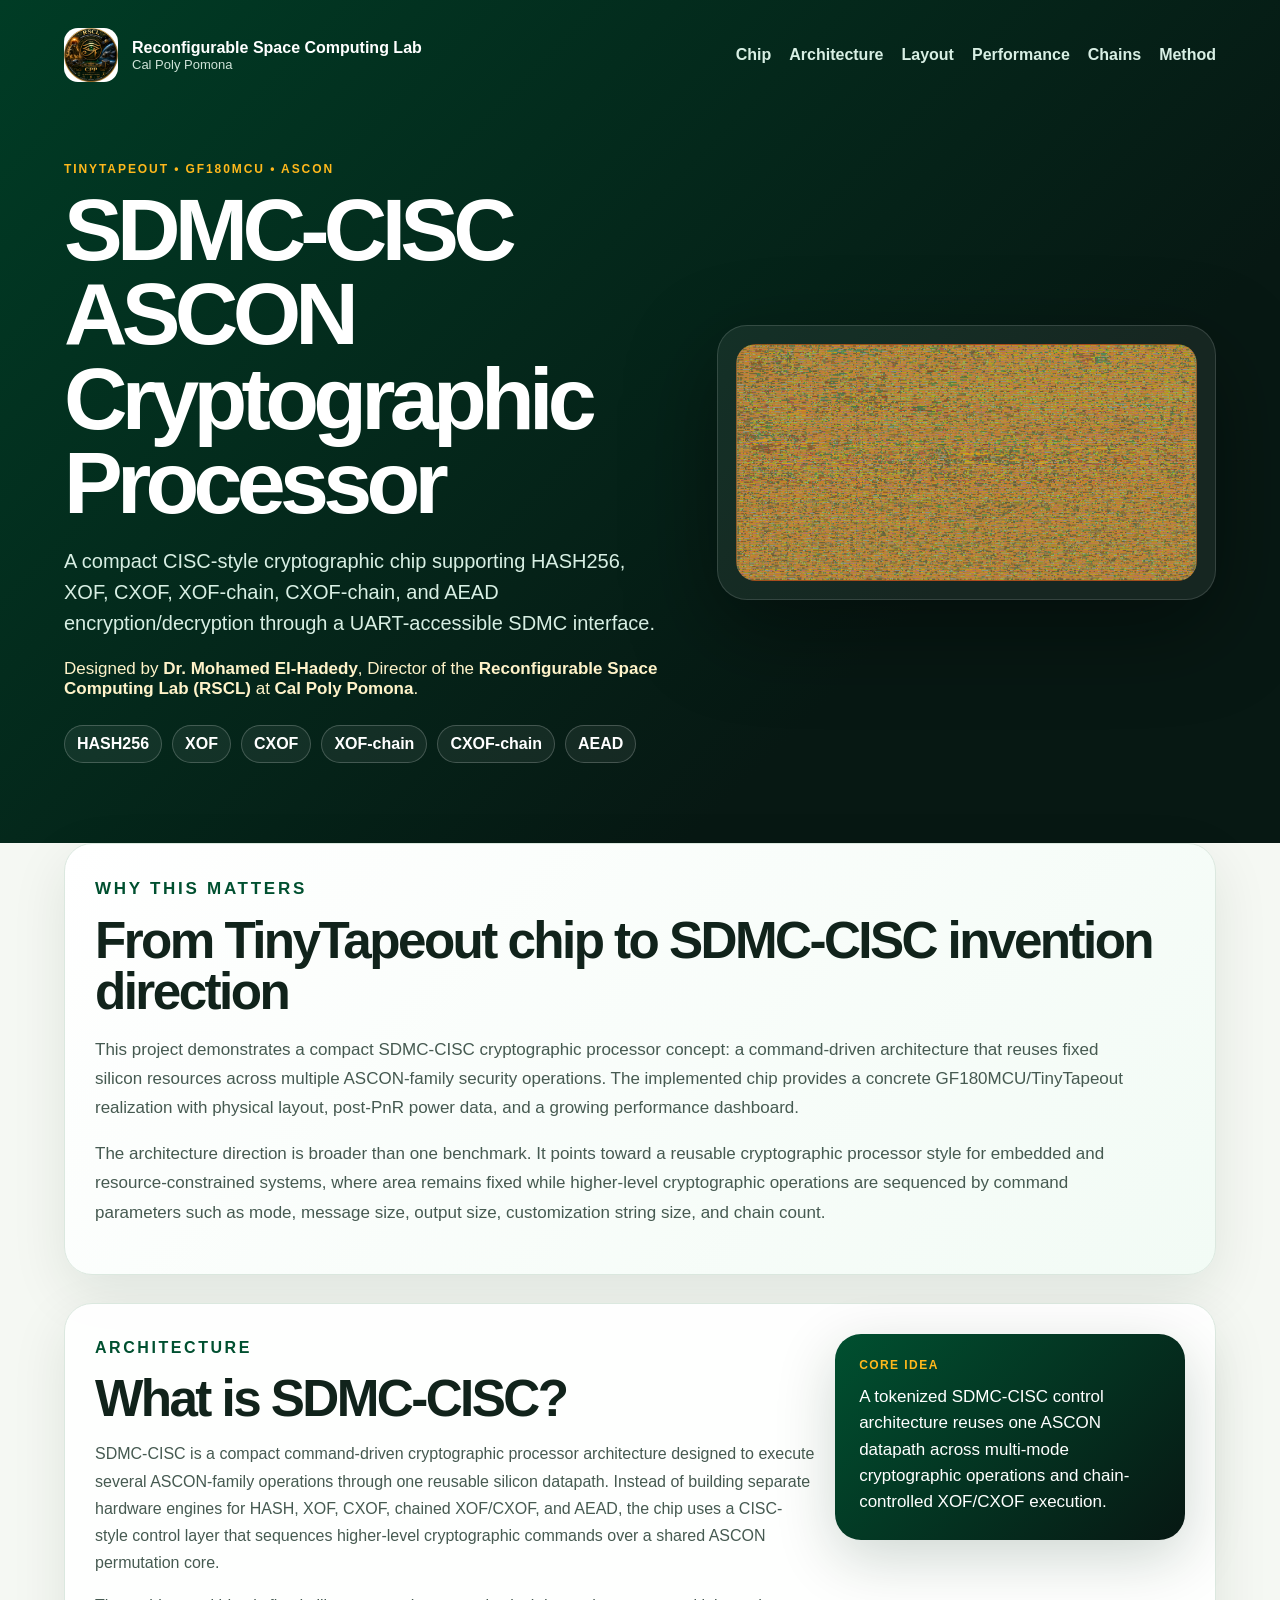
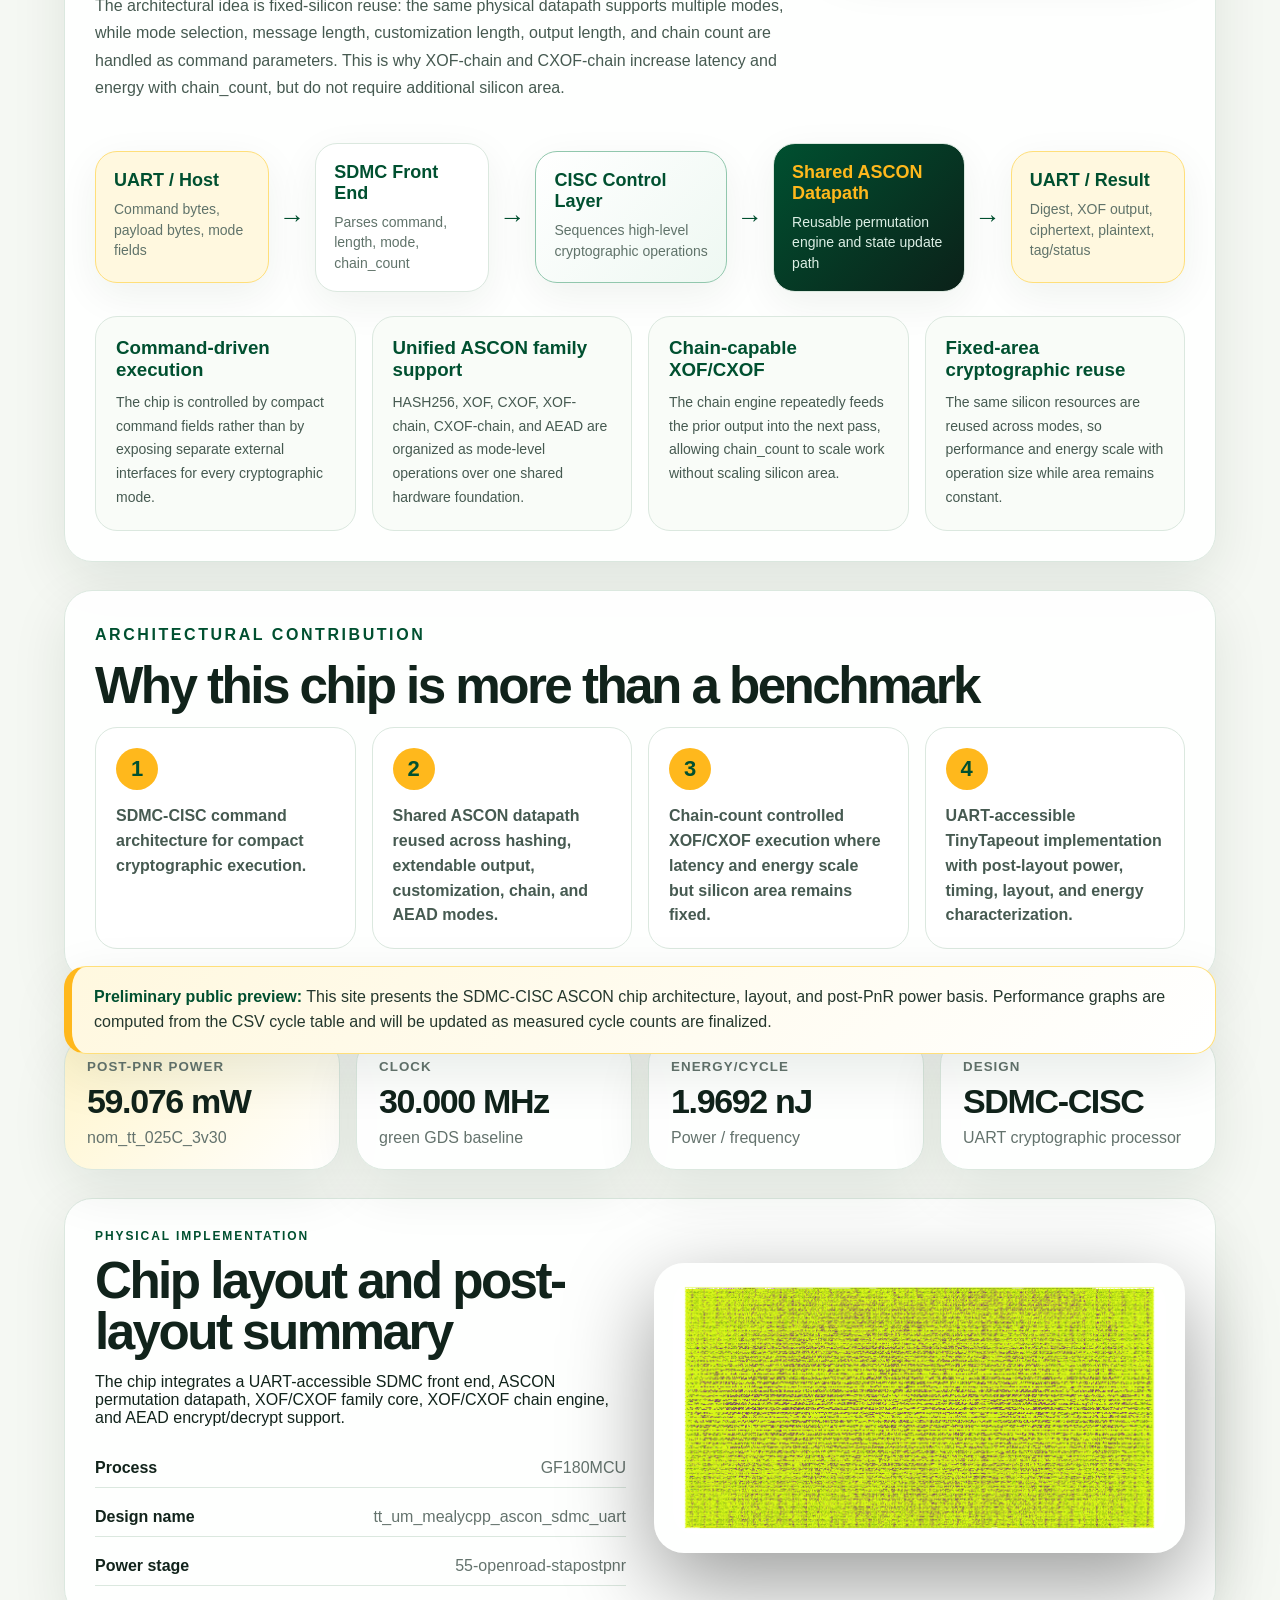
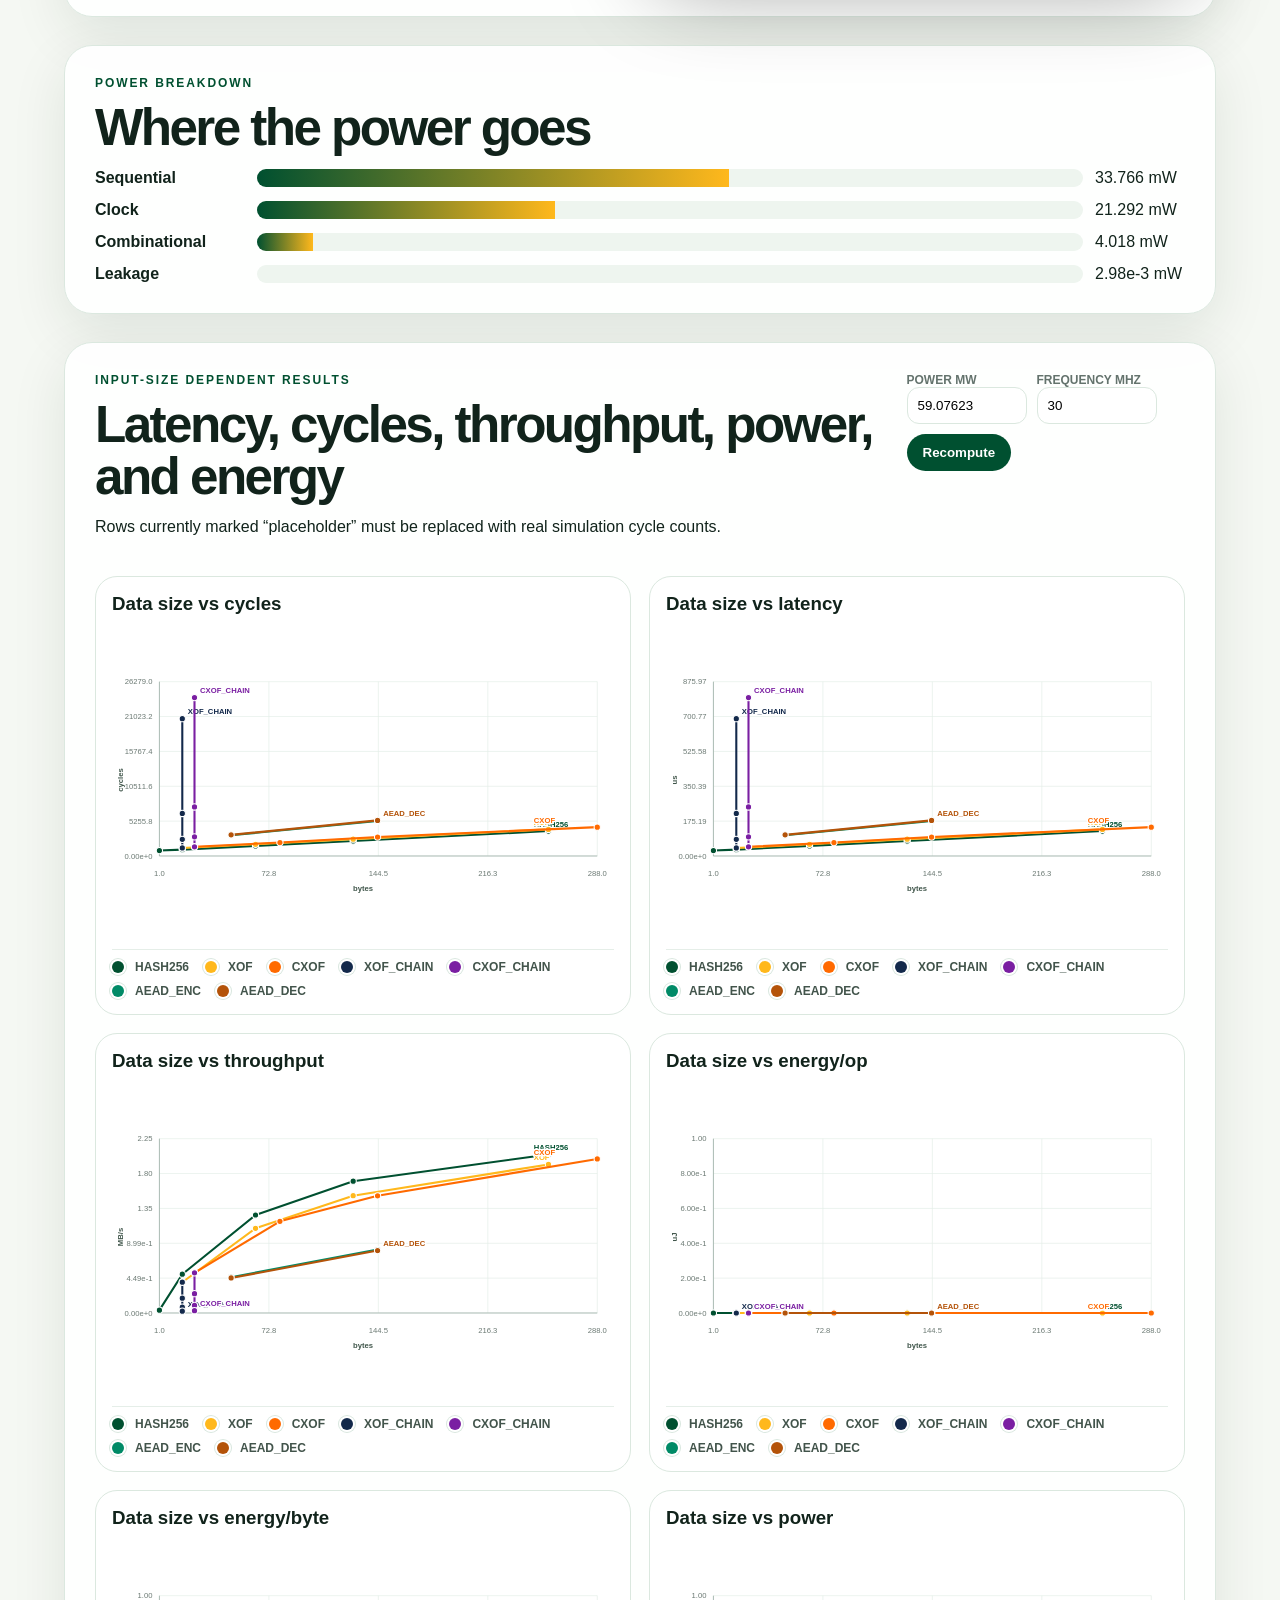
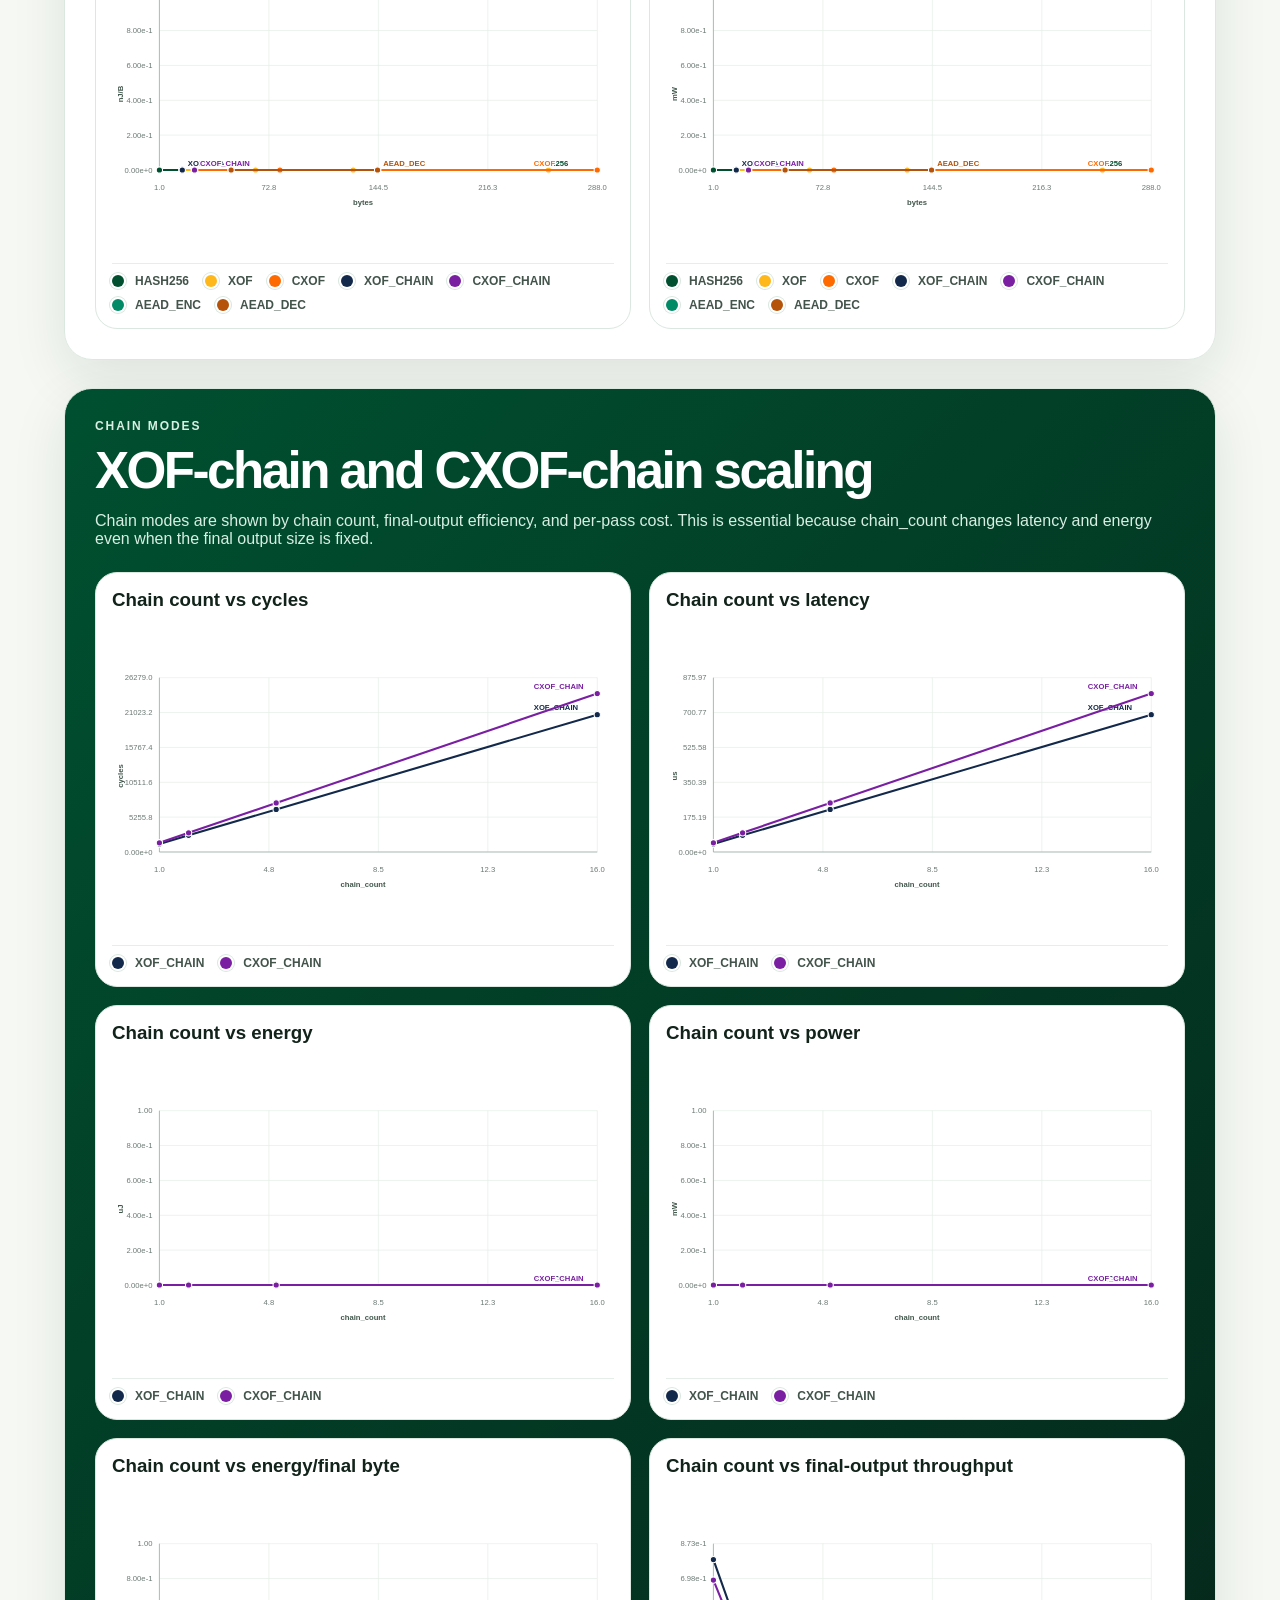
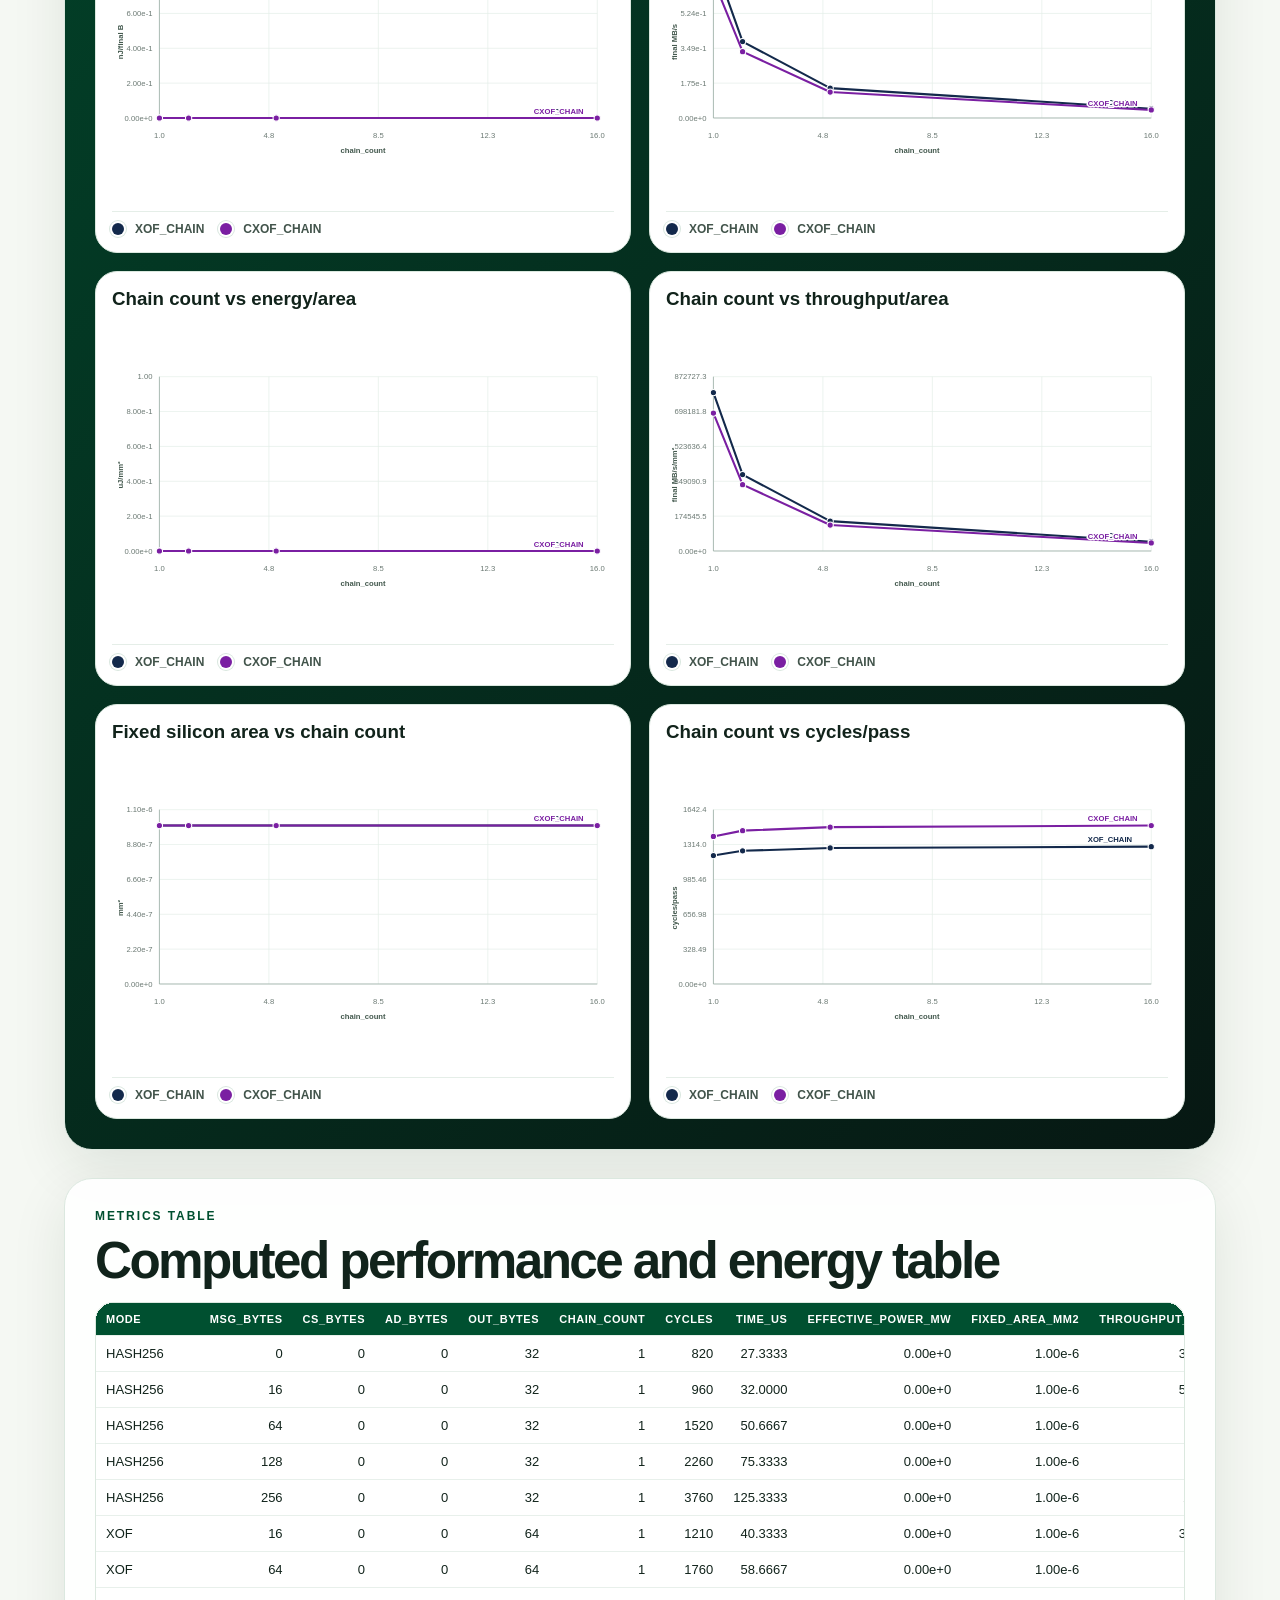
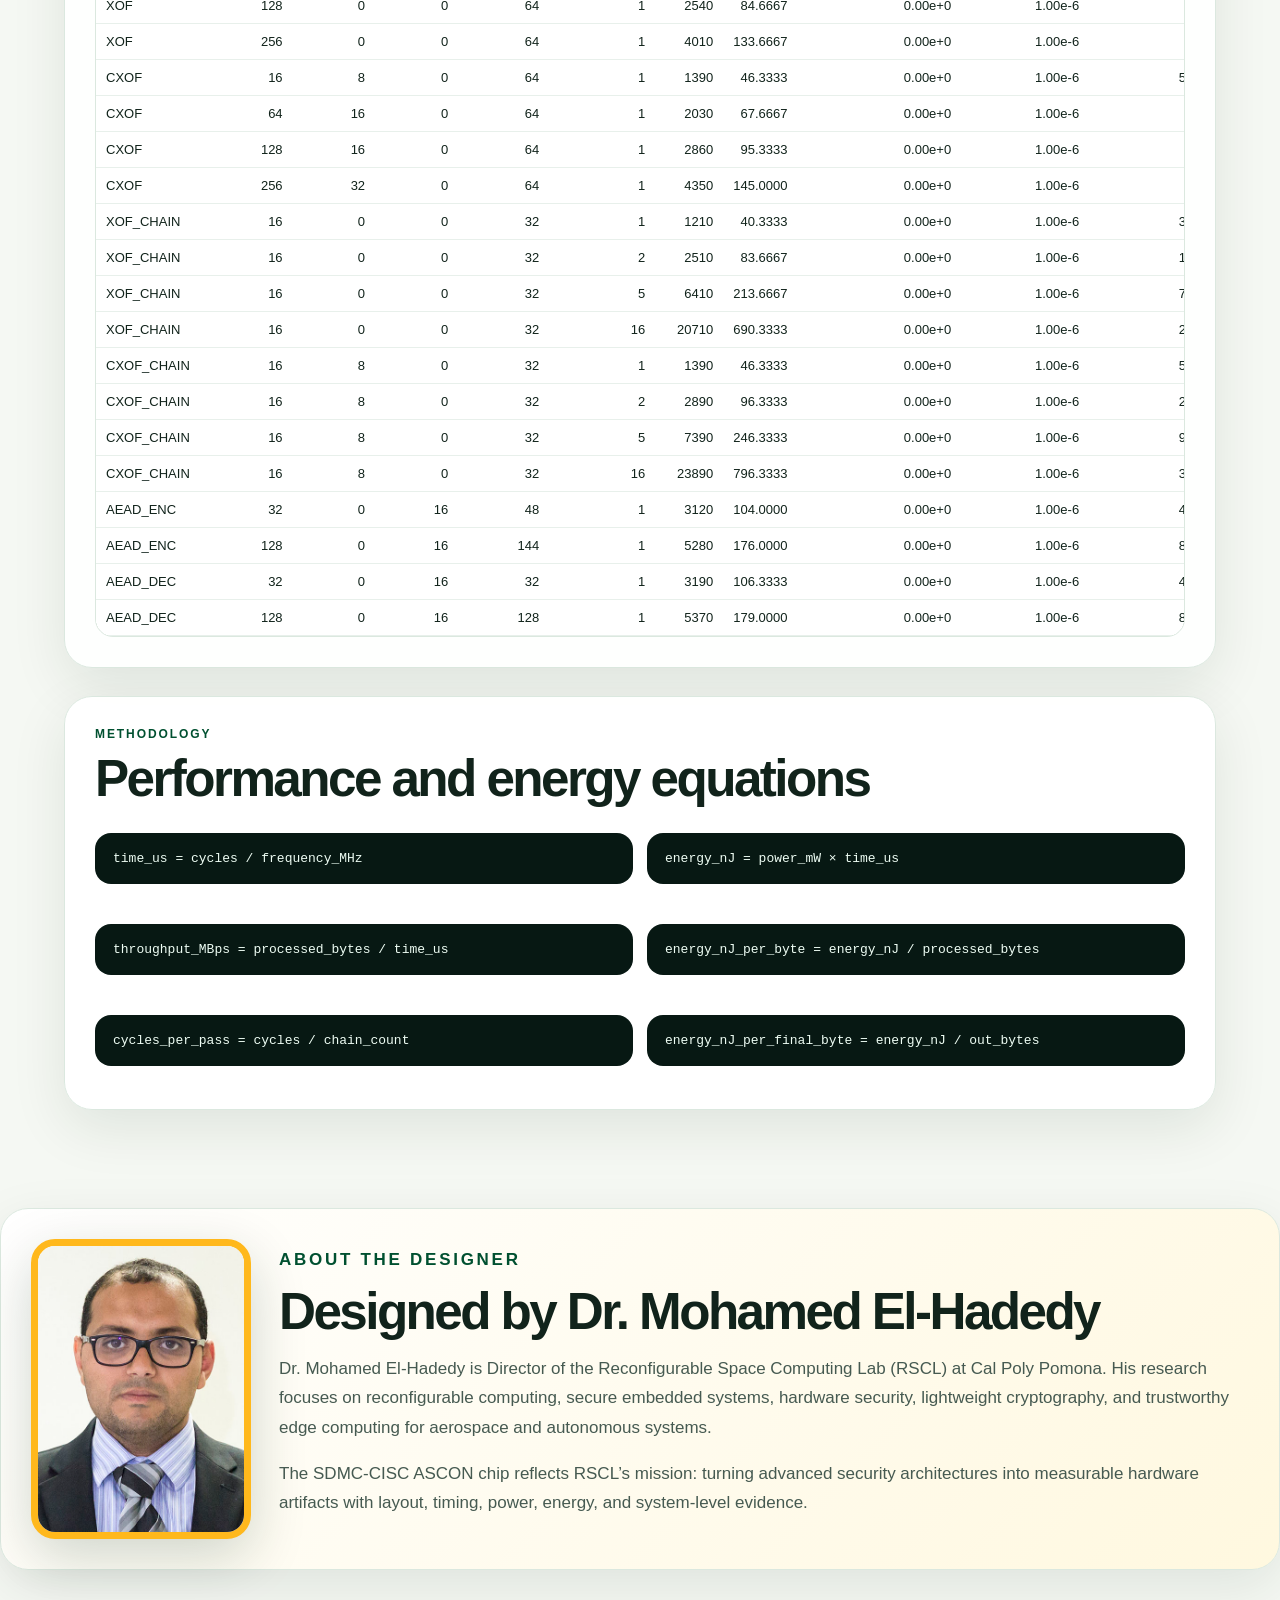
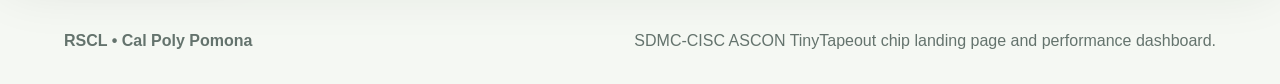
<file: sdmc-cisc/index.html>
<!doctype html>
<html lang="en">
<head>
  <meta charset="utf-8">
  <meta name="viewport" content="width=device-width,initial-scale=1">
  <title>SDMC-CISC ASCON Chip | RSCL Cal Poly Pomona</title>
  <link rel="stylesheet" href="assets/style.css?v=20260604c">
</head>
<body>
<header class="hero">
  <nav>
    <div class="brand">
      <img src="assets/rscl_logo.png" onerror="this.style.display='none'">
      <div>
        <b>Reconfigurable Space Computing Lab</b>
        <span>Cal Poly Pomona</span>
      </div>
    </div>
    <div class="links">
      <a href="#chip">Chip</a>
      <a href="#architecture">Architecture</a>
      <a href="#layout">Layout</a>
      <a href="#performance">Performance</a>
      <a href="#chains">Chains</a>
      <a href="#method">Method</a>
    </div>
  </nav>

  <section class="heroGrid" id="chip">
    <div>
      <p class="kicker">TinyTapeout • GF180MCU • ASCON</p>
      <h1>SDMC-CISC ASCON Cryptographic Processor</h1>
      <p class="lead">
        A compact CISC-style cryptographic chip supporting HASH256, XOF, CXOF,
        XOF-chain, CXOF-chain, and AEAD encryption/decryption through a UART-accessible SDMC interface.
      </p>
      <p class="credit">
        Designed by <b>Dr. Mohamed El-Hadedy</b>, Director of the
        <b>Reconfigurable Space Computing Lab (RSCL)</b> at <b>Cal Poly Pomona</b>.
      </p>
      <div class="pillRow">
        <span>HASH256</span><span>XOF</span><span>CXOF</span><span>XOF-chain</span><span>CXOF-chain</span><span>AEAD</span>
      </div>
    </div>
    <div class="chipCard">
      <img src="assets/layout.png" onerror="this.src='assets/sdmc_cisc_layout.png'">
    </div>
  </section>
</header>

<main>
  <section class="panel deanPanel">
  <p class="kicker dark">Why this matters</p>
  <h2>From TinyTapeout chip to SDMC-CISC invention direction</h2>
  <p>
    This project demonstrates a compact SDMC-CISC cryptographic processor concept:
    a command-driven architecture that reuses fixed silicon resources across multiple
    ASCON-family security operations. The implemented chip provides a concrete
    GF180MCU/TinyTapeout realization with physical layout, post-PnR power data,
    and a growing performance dashboard.
  </p>
  <p>
    The architecture direction is broader than one benchmark. It points toward a
    reusable cryptographic processor style for embedded and resource-constrained
    systems, where area remains fixed while higher-level cryptographic operations
    are sequenced by command parameters such as mode, message size, output size,
    customization string size, and chain count.
  </p>
</section>

  <section class="panel archPanel" id="architecture">
    <div class="sectionHead">
      <div>
        <p class="kicker dark">Architecture</p>
        <h2>What is SDMC-CISC?</h2>
        <p>
          SDMC-CISC is a compact command-driven cryptographic processor architecture
          designed to execute several ASCON-family operations through one reusable
          silicon datapath. Instead of building separate hardware engines for HASH,
          XOF, CXOF, chained XOF/CXOF, and AEAD, the chip uses a CISC-style control
          layer that sequences higher-level cryptographic commands over a shared
          ASCON permutation core.
        </p>
        <p>
          The architectural idea is fixed-silicon reuse: the same physical datapath
          supports multiple modes, while mode selection, message length, customization
          length, output length, and chain count are handled as command parameters.
          This is why XOF-chain and CXOF-chain increase latency and energy with
          chain_count, but do not require additional silicon area.
        </p>
      </div>
      <div class="archClaim">
        <b>Core idea</b>
        <span>
          A tokenized SDMC-CISC control architecture reuses one ASCON datapath across
          multi-mode cryptographic operations and chain-controlled XOF/CXOF execution.
        </span>
      </div>
    </div>

    <div class="archDiagram">
      <div class="archNode input">
        <b>UART / Host</b>
        <span>Command bytes, payload bytes, mode fields</span>
      </div>
      <div class="archArrow">→</div>
      <div class="archNode">
        <b>SDMC Front End</b>
        <span>Parses command, length, mode, chain_count</span>
      </div>
      <div class="archArrow">→</div>
      <div class="archNode cisc">
        <b>CISC Control Layer</b>
        <span>Sequences high-level cryptographic operations</span>
      </div>
      <div class="archArrow">→</div>
      <div class="archNode core">
        <b>Shared ASCON Datapath</b>
        <span>Reusable permutation engine and state update path</span>
      </div>
      <div class="archArrow">→</div>
      <div class="archNode output">
        <b>UART / Result</b>
        <span>Digest, XOF output, ciphertext, plaintext, tag/status</span>
      </div>
    </div>

    <div class="archCards">
      <article>
        <h3>Command-driven execution</h3>
        <p>
          The chip is controlled by compact command fields rather than by exposing
          separate external interfaces for every cryptographic mode.
        </p>
      </article>
      <article>
        <h3>Unified ASCON family support</h3>
        <p>
          HASH256, XOF, CXOF, XOF-chain, CXOF-chain, and AEAD are organized as
          mode-level operations over one shared hardware foundation.
        </p>
      </article>
      <article>
        <h3>Chain-capable XOF/CXOF</h3>
        <p>
          The chain engine repeatedly feeds the prior output into the next pass,
          allowing chain_count to scale work without scaling silicon area.
        </p>
      </article>
      <article>
        <h3>Fixed-area cryptographic reuse</h3>
        <p>
          The same silicon resources are reused across modes, so performance and
          energy scale with operation size while area remains constant.
        </p>
      </article>
    </div>
  </section>

  <section class="panel archPanel">
    <p class="kicker dark">Architectural contribution</p>
    <h2>Why this chip is more than a benchmark</h2>
    <div class="contribGrid">
      <div>
        <b>1</b>
        <span>SDMC-CISC command architecture for compact cryptographic execution.</span>
      </div>
      <div>
        <b>2</b>
        <span>Shared ASCON datapath reused across hashing, extendable output, customization, chain, and AEAD modes.</span>
      </div>
      <div>
        <b>3</b>
        <span>Chain-count controlled XOF/CXOF execution where latency and energy scale but silicon area remains fixed.</span>
      </div>
      <div>
        <b>4</b>
        <span>UART-accessible TinyTapeout implementation with post-layout power, timing, layout, and energy characterization.</span>
      </div>
    </div>
  </section>
  <section class="notice">
  <b>Preliminary public preview:</b>
  This site presents the SDMC-CISC ASCON chip architecture, layout, and post-PnR power basis.
  Performance graphs are computed from the CSV cycle table and will be updated as measured cycle counts are finalized.
</section>

  <section class="cards" id="layout">
    <div class="card gold"><small>Post-PnR Power</small><strong id="powerCard">—</strong><span>nom_tt_025C_3v30</span></div>
    <div class="card"><small>Clock</small><strong id="freqCard">—</strong><span>green GDS baseline</span></div>
    <div class="card"><small>Energy/Cycle</small><strong id="epcCard">—</strong><span>Power / frequency</span></div>
    <div class="card"><small>Design</small><strong>SDMC-CISC</strong><span>UART cryptographic processor</span></div>
  </section>

  <section class="panel two">
    <div>
      <p class="kicker dark">Physical implementation</p>
      <h2>Chip layout and post-layout summary</h2>
      <p>
        The chip integrates a UART-accessible SDMC front end, ASCON permutation datapath,
        XOF/CXOF family core, XOF/CXOF chain engine, and AEAD encrypt/decrypt support.
      </p>
      <div class="metricList">
        <div><b>Process</b><span id="processText">GF180MCU</span></div>
        <div><b>Design name</b><span id="designText">tt_um_mealycpp_ascon_sdmc_uart</span></div>
        <div><b>Power stage</b><span id="stageText">post-PnR</span></div>
      </div>
    </div>
    <div class="imageBox">
      <img src="assets/render.png" onerror="this.src='assets/layout.png'">
    </div>
  </section>

  <section class="panel">
    <p class="kicker dark">Power breakdown</p>
    <h2>Where the power goes</h2>
    <div class="bars" id="powerBars"></div>
  </section>

  <section class="panel" id="performance">
    <div class="sectionHead">
      <div>
        <p class="kicker dark">Input-size dependent results</p>
        <h2>Latency, cycles, throughput, power, and energy</h2>
        <p>Rows currently marked “placeholder” must be replaced with real simulation cycle counts.</p>
      </div>
      <div class="controls">
        <label>Power mW <input id="powerInput" type="number" step="0.0001"></label>
        <label>Frequency MHz <input id="freqInput" type="number" step="0.001"></label>
        <button onclick="recompute()">Recompute</button>
      </div>
    </div>

    <div class="charts">
      <div class="chartBox"><h3>Data size vs cycles</h3><svg id="cyclesChart"></svg></div>
      <div class="chartBox"><h3>Data size vs latency</h3><svg id="latencyChart"></svg></div>
      <div class="chartBox"><h3>Data size vs throughput</h3><svg id="throughputChart"></svg></div>
      <div class="chartBox"><h3>Data size vs energy/op</h3><svg id="energyChart"></svg></div>
      <div class="chartBox"><h3>Data size vs energy/byte</h3><svg id="energyByteChart"></svg></div>
      <div class="chartBox"><h3>Data size vs power</h3><svg id="powerChart"></svg></div>
    </div>
  </section>

  <section class="panel darkPanel" id="chains">
    <p class="kicker">Chain modes</p>
    <h2>XOF-chain and CXOF-chain scaling</h2>
    <p>
      Chain modes are shown by chain count, final-output efficiency, and per-pass cost.
      This is essential because chain_count changes latency and energy even when the final output size is fixed.
    </p>
    <div class="charts">
      <div class="chartBox"><h3>Chain count vs cycles</h3><svg id="chainCyclesChart"></svg></div>
      <div class="chartBox"><h3>Chain count vs latency</h3><svg id="chainLatencyChart"></svg></div>
      <div class="chartBox"><h3>Chain count vs energy</h3><svg id="chainEnergyChart"></svg></div>
      <div class="chartBox"><h3>Chain count vs power</h3><svg id="chainPowerChart"></svg></div>
      <div class="chartBox"><h3>Chain count vs energy/final byte</h3><svg id="chainEnergyByteChart"></svg></div>
      <div class="chartBox"><h3>Chain count vs final-output throughput</h3><svg id="chainFinalThroughputChart"></svg></div>
      <div class="chartBox"><h3>Chain count vs energy/area</h3><svg id="chainEnergyAreaChart"></svg></div>
      <div class="chartBox"><h3>Chain count vs throughput/area</h3><svg id="chainThroughputAreaChart"></svg></div>
      <div class="chartBox"><h3>Fixed silicon area vs chain count</h3><svg id="chainAreaChart"></svg></div>
      <div class="chartBox"><h3>Chain count vs cycles/pass</h3><svg id="chainCyclesPassChart"></svg></div>
    </div>
  </section>

  <section class="panel">
    <p class="kicker dark">Metrics table</p>
    <h2>Computed performance and energy table</h2>
    <div class="tableWrap">
      <table id="dataTable"></table>
    </div>
  </section>

  <section class="panel" id="method">
    <p class="kicker dark">Methodology</p>
    <h2>Performance and energy equations</h2>
    <div class="eqGrid">
      <pre>time_us = cycles / frequency_MHz</pre>
      <pre>energy_nJ = power_mW × time_us</pre>
      <pre>throughput_MBps = processed_bytes / time_us</pre>
      <pre>energy_nJ_per_byte = energy_nJ / processed_bytes</pre>
      <pre>cycles_per_pass = cycles / chain_count</pre>
      <pre>energy_nJ_per_final_byte = energy_nJ / out_bytes</pre>
    </div>
  </section>
</main>


<section class="panel designerPanel">
  <div class="designerWrap">
    <img src="assets/maly.jpg" alt="Dr. Mohamed El-Hadedy">
    <div>
      <p class="kicker dark">About the designer</p>
      <h2>Designed by Dr. Mohamed El-Hadedy</h2>
      <p>
        Dr. Mohamed El-Hadedy is Director of the Reconfigurable Space Computing Lab
        (RSCL) at Cal Poly Pomona. His research focuses on reconfigurable computing,
        secure embedded systems, hardware security, lightweight cryptography, and
        trustworthy edge computing for aerospace and autonomous systems.
      </p>
      <p>
        The SDMC-CISC ASCON chip reflects RSCL’s mission: turning advanced security
        architectures into measurable hardware artifacts with layout, timing, power,
        energy, and system-level evidence.
      </p>
    </div>
  </div>
</section>

<footer>
  <b>RSCL • Cal Poly Pomona</b>
  <span>SDMC-CISC ASCON TinyTapeout chip landing page and performance dashboard.</span>
</footer>

<script src="assets/app.js"></script>
</body>
</html>
</file>
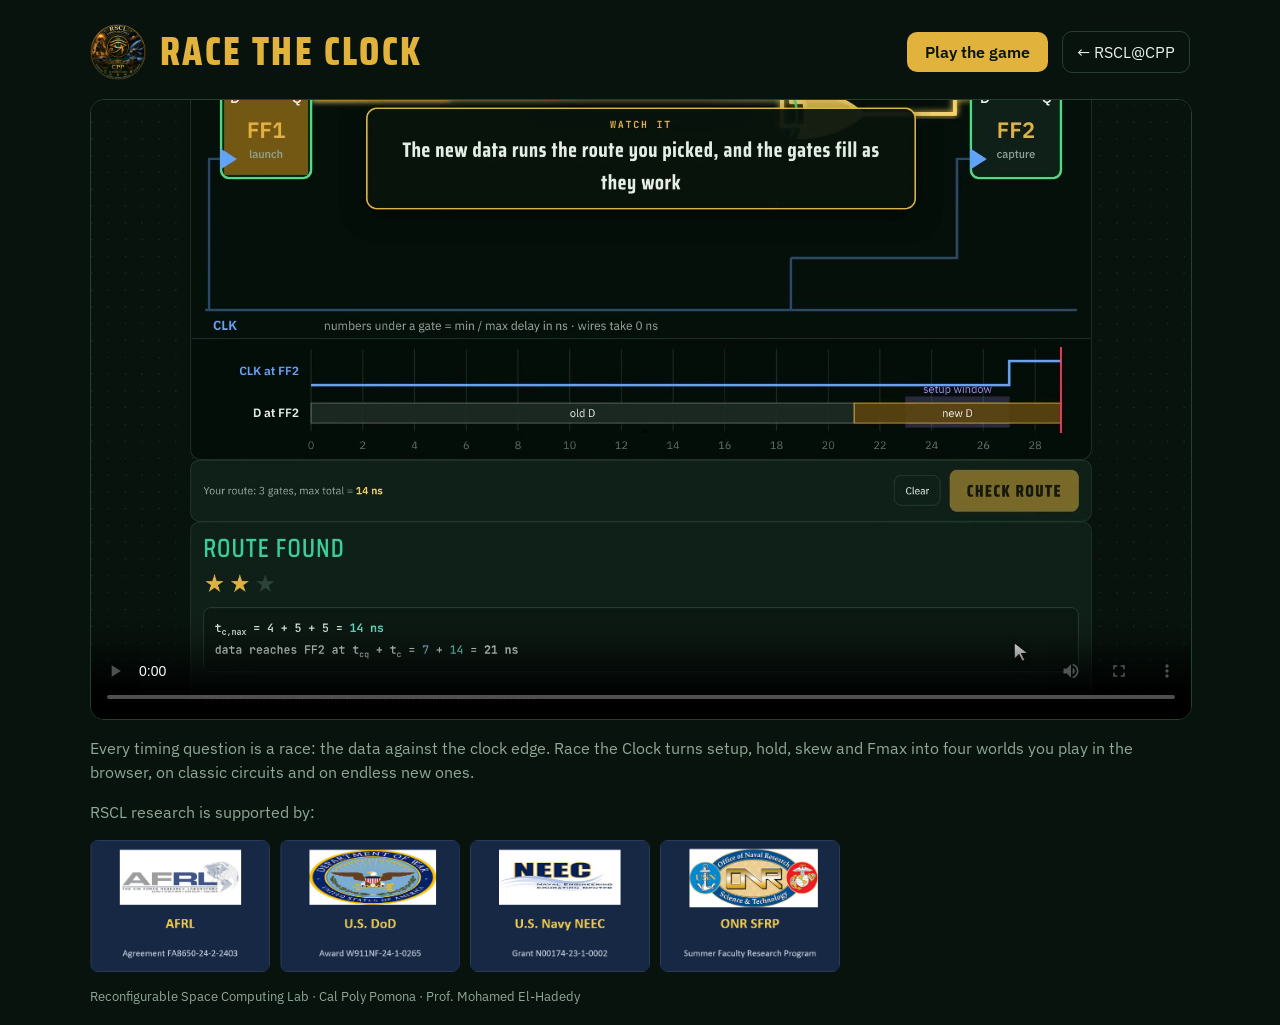
<file: tutorials/race-the-clock/trailer.html>
<!doctype html>
<html lang="en"><head><meta charset="utf-8"><meta name="viewport" content="width=device-width, initial-scale=1">
<title>Race the Clock · Trailer</title><link rel="icon" type="image/png" href="assets/rscl_seal.png">
<meta property="og:title" content="Race the Clock: the timing game from RSCL">
<meta property="og:description" content="Data versus the clock edge. A free browser game from the Reconfigurable Space Computing Lab, Cal Poly Pomona.">
<meta property="og:image" content="https://mealycpp.github.io/tutorials/race-the-clock/assets/poster.jpg">
<link rel="stylesheet" href="https://fonts.googleapis.com/css2?family=Saira+Condensed:wght@800&family=IBM+Plex+Sans:wght@400;600&display=swap">
<style>
body{margin:0;background:#08130D;color:#E8EFE9;font-family:"IBM Plex Sans",system-ui,sans-serif;padding:20px max(16px,env(safe-area-inset-left,0px))}
.w{max-width:1100px;margin:0 auto;display:flex;flex-direction:column;gap:16px}
header{display:flex;align-items:center;gap:14px;flex-wrap:wrap}
header img{width:56px;height:56px}
h1{font-family:"Saira Condensed","Arial Narrow",sans-serif;font-weight:800;font-size:40px;letter-spacing:.06em;color:#E2B33C;margin:0;flex:1}
a.b{color:#08130D;background:#E2B33C;font-weight:600;text-decoration:none;padding:10px 18px;border-radius:10px}
a.g{color:#E8EFE9;border:1px solid #24402F;text-decoration:none;padding:10px 14px;border-radius:10px}
video{width:100%;border-radius:14px;border:1px solid #24402F;background:#000}
p{color:#8FA897;line-height:1.5;margin:0}
.sp{display:flex;gap:10px;flex-wrap:wrap}.sp img{width:180px;max-width:46%;border-radius:8px}
footer{color:#8FA897;font-size:13px}
</style></head><body><div class="w">
<header><img src="assets/rscl_seal.png" alt="RSCL seal"><h1>RACE THE CLOCK</h1><a class="b" href="./">Play the game</a><a class="g" href="https://mealycpp.github.io/">← RSCL@CPP</a></header>
<video src="assets/race_the_clock_trailer.mp4" poster="assets/poster.jpg" controls playsinline preload="metadata"></video>
<p>Every timing question is a race: the data against the clock edge. Race the Clock turns setup, hold, skew and Fmax into four worlds you play in the browser, on classic circuits and on endless new ones.</p>
<p>RSCL research is supported by:</p>
<div class="sp"><img src="assets/sponsors/afrl.png" alt="AFRL"><img src="assets/sponsors/dod.png" alt="U.S. DoD"><img src="assets/sponsors/neec.png" alt="U.S. Navy NEEC"><img src="assets/sponsors/onr.png" alt="ONR SFRP"></div>
<footer>Reconfigurable Space Computing Lab · Cal Poly Pomona · Prof. Mohamed El-Hadedy</footer>
</div></body></html>
</file>
<file: sdmc-cisc/assets/style.css>
:root{
  --green:#005030; --gold:#ffb81c; --dark:#071813; --ink:#11231b;
  --muted:#64736d; --bg:#f5f8f3; --white:#fff; --line:#dbe8df;
  --orange:#ff6a00; --blue:#13294b; --purple:#7a1fa2;
}
*{box-sizing:border-box}
body{margin:0;font-family:Inter,Segoe UI,Arial,sans-serif;background:radial-gradient(circle at 10% 0,#fff0bf,transparent 32rem),var(--bg);color:var(--ink)}
.hero{background:linear-gradient(135deg,#003c25,#071813 72%);color:white;padding:28px clamp(20px,5vw,70px) 80px;overflow:hidden}
nav{display:flex;justify-content:space-between;align-items:center;gap:20px}
.brand{display:flex;align-items:center;gap:14px}.brand img{width:54px;height:54px;object-fit:contain;background:white;border-radius:14px}.brand span{display:block;color:#cfe3d8;font-size:13px}
.links{display:flex;gap:18px;flex-wrap:wrap}.links a{color:#d8efe4;text-decoration:none;font-weight:700}.links a:hover{color:var(--gold)}
.heroGrid{display:grid;grid-template-columns:1.1fr .9fr;gap:42px;align-items:center;padding-top:80px}
.kicker{color:var(--gold);font-size:12px;font-weight:900;text-transform:uppercase;letter-spacing:.16em;margin:0 0 12px}.kicker.dark{color:var(--green)}
h1{font-size:clamp(44px,7vw,88px);line-height:.96;letter-spacing:-.065em;margin:0}
h2{font-size:clamp(30px,4vw,54px);line-height:1;letter-spacing:-.05em;margin:0 0 16px}
h3{margin:0 0 10px}.lead{font-size:20px;line-height:1.55;color:#d8efe4;max-width:820px}.credit{font-size:17px;color:#fff3c9}
.pillRow{display:flex;gap:10px;flex-wrap:wrap;margin-top:26px}.pillRow span{border:1px solid #ffffff33;border-radius:999px;padding:9px 12px;background:#ffffff10;font-weight:800}
.chipCard,.imageBox{background:#ffffff10;border:1px solid #ffffff22;border-radius:30px;padding:18px;box-shadow:0 30px 90px #0006}.chipCard img,.imageBox img{width:100%;border-radius:20px;display:block}
main{padding:0 clamp(16px,5vw,70px) 70px}.cards{display:grid;grid-template-columns:repeat(4,1fr);gap:16px;max-width:1320px;margin:-46px auto 28px;position:relative}
.card,.panel{background:#fffffff2;border:1px solid var(--line);box-shadow:0 18px 55px #00281718;border-radius:28px}.card{padding:22px}.card.gold{background:linear-gradient(135deg,#fff5cc,#fff)}
.card small{display:block;color:var(--muted);font-weight:900;text-transform:uppercase;letter-spacing:.08em}.card strong{display:block;font-size:34px;margin:8px 0;letter-spacing:-.04em}.card span{color:var(--muted)}
.panel{max-width:1320px;margin:0 auto 28px;padding:30px}.two{display:grid;grid-template-columns:1fr 1fr;gap:28px;align-items:center}
.metricList{display:grid;gap:10px;margin-top:22px}.metricList div{display:flex;justify-content:space-between;gap:20px;border-bottom:1px solid var(--line);padding:10px 0}.metricList span{color:var(--muted)}
.bars{display:grid;gap:14px}.barRow{display:grid;grid-template-columns:150px 1fr 90px;gap:12px;align-items:center}.barTrack{height:18px;background:#eef5ef;border-radius:999px;overflow:hidden}.barFill{height:100%;background:linear-gradient(90deg,var(--green),var(--gold))}
.sectionHead{display:flex;justify-content:space-between;align-items:flex-start;gap:20px}.controls{display:flex;gap:10px;flex-wrap:wrap;align-items:end}.controls label{display:grid;color:var(--muted);font-size:12px;font-weight:900;text-transform:uppercase}.controls input{padding:10px;border:1px solid var(--line);border-radius:12px;width:120px}.controls button{background:var(--green);color:white;border:0;border-radius:999px;padding:11px 16px;font-weight:900}
.charts{display:grid;grid-template-columns:repeat(2,1fr);gap:18px;margin-top:24px}.chartBox{background:white;border:1px solid var(--line);border-radius:22px;padding:16px;overflow:hidden}.chartBox svg{width:100%;height:310px}.darkPanel{background:linear-gradient(135deg,var(--green),var(--dark));color:white}.darkPanel p{color:#d8efe4}.darkPanel .chartBox{color:var(--ink)}
.axis{stroke:#90a49a}.grid{stroke:#e4eee8}.line{fill:none;stroke-width:3;stroke-linecap:round;stroke-linejoin:round}.dot{stroke:white;stroke-width:1.5}.tick{fill:#6b7973;font-size:11px}.legend{display:flex;gap:12px;flex-wrap:wrap;margin-top:8px;font-size:12px;color:var(--muted)}.sw{width:10px;height:10px;border-radius:50%;display:inline-block;margin-right:5px}
.tableWrap{overflow:auto;border:1px solid var(--line);border-radius:18px}table{width:100%;min-width:1200px;border-collapse:collapse;background:white}th,td{padding:10px;border-bottom:1px solid #e8f0eb;text-align:right;font-size:13px}th:first-child,td:first-child{text-align:left}th{background:var(--green);color:white;text-transform:uppercase;font-size:11px;letter-spacing:.05em}
.eqGrid{display:grid;grid-template-columns:repeat(2,1fr);gap:14px}pre{background:#071813;color:#eefdf4;border-radius:16px;padding:18px;overflow:auto}
footer{padding:34px clamp(16px,5vw,70px);display:flex;justify-content:space-between;gap:18px;color:var(--muted)}
@media(max-width:900px){.heroGrid,.two,.cards,.charts,.eqGrid{grid-template-columns:1fr}.sectionHead,nav{flex-direction:column;align-items:flex-start}}

.legend{
  display:flex;
  flex-wrap:wrap;
  gap:10px 16px;
  margin-top:10px;
  padding-top:10px;
  border-top:1px solid #e5eee8;
  color:#42544b;
  font-size:12px;
  font-weight:800;
}
.legend span{
  display:inline-flex;
  align-items:center;
  gap:6px;
}
.sw{
  width:12px;
  height:12px;
  border-radius:999px;
  display:inline-block;
  box-shadow:0 0 0 2px #fff,0 0 0 3px #d9e7df;
}
.seriesLabel{
  font-size:11px;
  font-weight:900;
  paint-order:stroke;
  stroke:#fff;
  stroke-width:4px;
  stroke-linejoin:round;
}
.axisLabel{
  font-weight:900;
  fill:#40564b;
}

.archPanel p{
  color:#465a51;
  line-height:1.7;
  font-size:16px;
}
.archClaim{
  background:linear-gradient(135deg,#005030,#071813);
  color:white;
  border-radius:26px;
  padding:24px;
  min-width:280px;
  max-width:430px;
  box-shadow:0 18px 60px #00281730;
}
.archClaim b{
  display:block;
  color:#ffb81c;
  text-transform:uppercase;
  letter-spacing:.12em;
  font-size:12px;
  margin-bottom:12px;
}
.archClaim span{
  display:block;
  line-height:1.55;
  font-size:17px;
}
.archDiagram{
  margin-top:26px;
  display:grid;
  grid-template-columns:1fr auto 1fr auto 1.1fr auto 1.1fr auto 1fr;
  gap:10px;
  align-items:center;
}
.archNode{
  min-height:132px;
  background:white;
  border:1px solid #dbe8df;
  border-radius:22px;
  padding:18px;
  box-shadow:0 12px 40px #00281710;
}
.archNode b{
  display:block;
  color:#005030;
  font-size:18px;
  margin-bottom:8px;
}
.archNode span{
  color:#60736a;
  line-height:1.45;
  font-size:14px;
}
.archNode.input,
.archNode.output{
  background:#fff8df;
  border-color:#ffdf7a;
}
.archNode.cisc{
  background:linear-gradient(135deg,#fff,#eef8f2);
  border-color:#91c7ad;
}
.archNode.core{
  background:linear-gradient(135deg,#005030,#0b2119);
  color:white;
}
.archNode.core b{color:#ffb81c}
.archNode.core span{color:#dcefe5}
.archArrow{
  color:#005030;
  font-size:26px;
  font-weight:900;
}
.archCards{
  display:grid;
  grid-template-columns:repeat(4,1fr);
  gap:16px;
  margin-top:24px;
}
.archCards article{
  background:#f9fcf8;
  border:1px solid #dbe8df;
  border-radius:22px;
  padding:20px;
}
.archCards h3{
  color:#005030;
  margin-bottom:10px;
}
.archCards p{
  margin:0;
  font-size:14px;
}
.contribGrid{
  display:grid;
  grid-template-columns:repeat(4,1fr);
  gap:16px;
}
.contribGrid div{
  background:white;
  border:1px solid #dbe8df;
  border-radius:22px;
  padding:20px;
  min-height:150px;
}
.contribGrid b{
  display:grid;
  place-items:center;
  width:42px;
  height:42px;
  border-radius:50%;
  background:#ffb81c;
  color:#005030;
  font-size:22px;
  margin-bottom:14px;
}
.contribGrid span{
  color:#465a51;
  line-height:1.55;
  font-weight:700;
}
@media(max-width:1100px){
  .archDiagram{
    grid-template-columns:1fr;
  }
  .archArrow{
    transform:rotate(90deg);
    text-align:center;
  }
  .archCards,
  .contribGrid{
    grid-template-columns:1fr 1fr;
  }
}
@media(max-width:700px){
  .archCards,
  .contribGrid{
    grid-template-columns:1fr;
  }
}

.notice{
  max-width:1320px;
  margin:-42px auto 28px;
  position:relative;
  z-index:3;
  background:linear-gradient(135deg,#fff8df,#ffffff);
  border:1px solid #ffdf7a;
  border-left:8px solid #ffb81c;
  border-radius:22px;
  padding:18px 22px;
  box-shadow:0 18px 55px #00281718;
  color:#24372d;
  line-height:1.55;
}
.notice b{
  color:#005030;
}

.deanPanel{
  background:linear-gradient(135deg,#ffffff,#f2fbf5);
}
.deanPanel p{
  color:#465a51;
  line-height:1.72;
  font-size:17px;
  max-width:1040px;
}

.designerPanel{
  background:linear-gradient(135deg,#ffffff,#fff8df);
}
.designerWrap{
  display:grid;
  grid-template-columns:220px 1fr;
  gap:28px;
  align-items:center;
}
.designerWrap img{
  width:220px;
  height:220px;
  object-fit:cover;
  border-radius:50%;
  border:7px solid #ffb81c;
  box-shadow:0 18px 55px #00281730;
  background:white;
}
.designerWrap p{
  color:#465a51;
  line-height:1.72;
  font-size:17px;
  max-width:980px;
}
@media(max-width:760px){
  .designerWrap{
    grid-template-columns:1fr;
  }
  .designerWrap img{
    width:180px;
    height:180px;
  }
}

/* Final designer portrait fix: use portrait frame, not circle crop */
.designerWrap img{
  width:220px !important;
  height:300px !important;
  object-fit:cover !important;
  object-position:center top !important;
  border-radius:24px !important;
  border:7px solid #ffb81c !important;
  box-shadow:0 18px 55px #00281730 !important;
  background:white !important;
}

/* Final designer portrait fix: use portrait frame, not circle crop */
.designerWrap img{
  width:220px !important;
  height:300px !important;
  object-fit:cover !important;
  object-position:center top !important;
  border-radius:24px !important;
  border:7px solid #ffb81c !important;
  box-shadow:0 18px 55px #00281730 !important;
  background:white !important;
}
</file>
